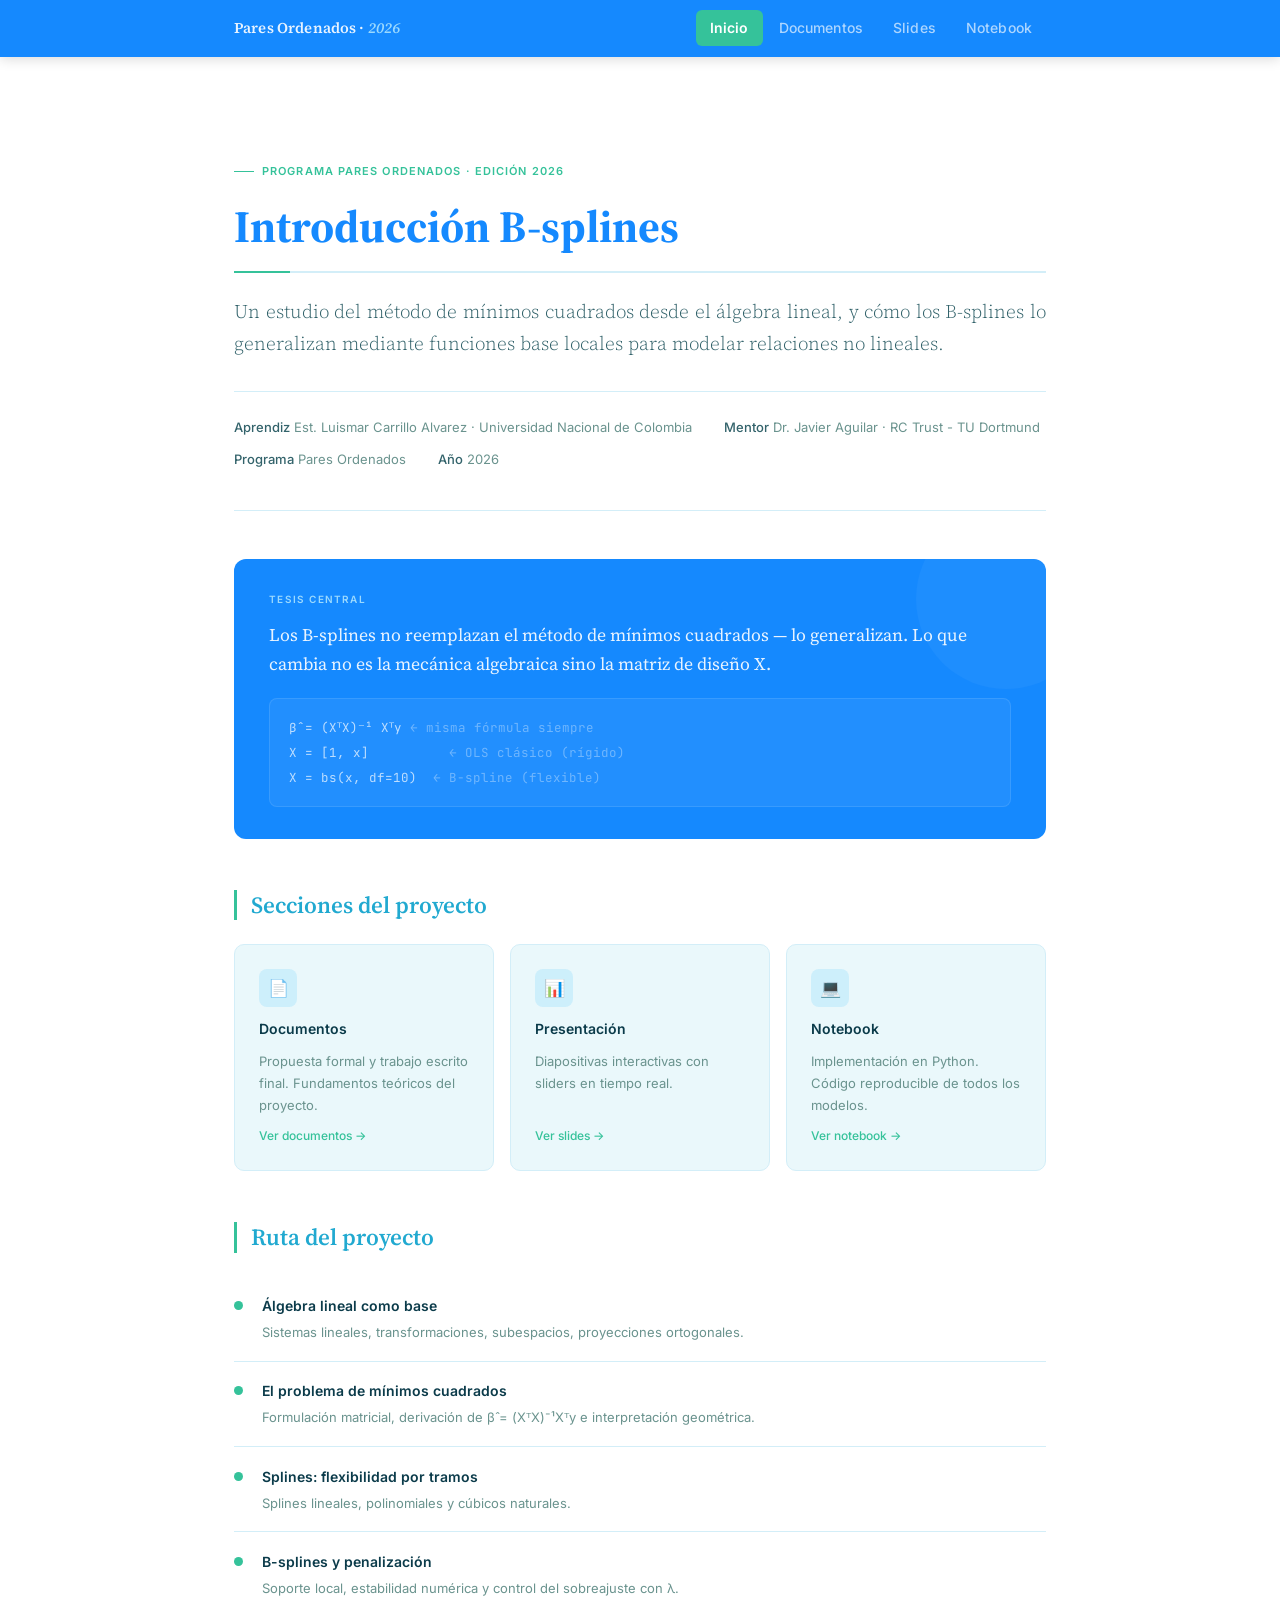
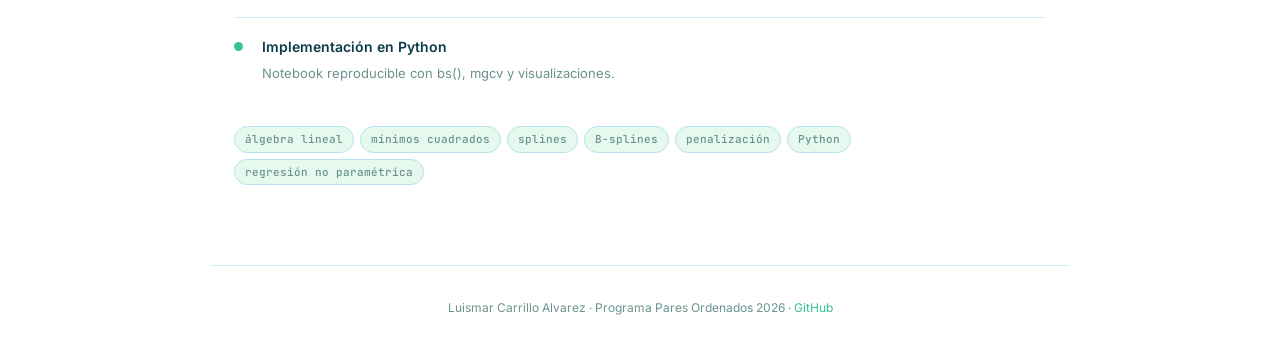
<file: index.html>
<!DOCTYPE html>
<html lang="es">
<head>
    <meta charset="UTF-8">
    <meta name="viewport" content="width=device-width, initial-scale=1.0">
    <title>Proyecto Pares Ordenados – Inicio</title>
    <link rel="stylesheet" href="css/estilo.css">
    <link rel="icon" type="image/svg+xml" href="assets/favicon.svg">
    <script src="js/script.js" defer></script>
</head>
<body>
    <div id="progress-bar"></div>
    <nav>
        <div class="nav-inner">
            <a class="nav-brand" href="index.html">Pares Ordenados · <span>2026</span></a>
            <ul>
                <li><a href="index.html">Inicio</a></li>
                <li><a href="documentos.html">Documentos</a></li>
                <li><a href="slides.html">Slides</a></li>
                <li><a href="notebook.html">Notebook</a></li>
            </ul>
        </div>
    </nav>

    <main>
        <div class="hero">
            <div class="hero-eyebrow">Programa Pares Ordenados · Edición 2026</div>
            <h1>Introducción  B‑splines</h1>
            <p class="lead">Un estudio del método de mínimos cuadrados desde el álgebra lineal, y cómo los B-splines lo generalizan mediante funciones base locales para modelar relaciones no lineales.</p>
            <div class="hero-meta">
                <span><b>Aprendiz</b> Est. Luismar Carrillo Alvarez · Universidad Nacional de Colombia</span>
                <span><b>Mentor</b> Dr. Javier Aguilar · RC Trust - TU Dortmund </span>
                <span><b>Programa</b> Pares Ordenados</span>
                <span><b>Año</b> 2026</span>
            </div>
        </div>

        <div class="thesis">
            <div class="thesis-label">Tesis central</div>
            <p>Los B-splines no reemplazan el método de mínimos cuadrados — lo generalizan. Lo que cambia no es la mecánica algebraica sino la matriz de diseño X.</p>
            <div class="formula-block">
                β̂ = (XᵀX)⁻¹ Xᵀy <span class="comment">← misma fórmula siempre</span><br>
                X = [1, x] &nbsp;&nbsp;&nbsp;&nbsp;&nbsp;&nbsp;&nbsp;&nbsp;&nbsp;<span class="comment">← OLS clásico (rígido)</span><br>
                X = bs(x, df=10) &nbsp;<span class="comment">← B-spline (flexible)</span>
            </div>
        </div>

        <h2>Secciones del proyecto</h2>
        <div class="cards">
            <a class="card" href="documentos.html">
                <div class="card-icon">📄</div>
                <h3>Documentos</h3>
                <p>Propuesta formal y trabajo escrito final. Fundamentos teóricos del proyecto.</p>
                <div class="card-arrow">Ver documentos →</div>
            </a>
            <a class="card" href="slides.html">
                <div class="card-icon">📊</div>
                <h3>Presentación</h3>
                <p>Diapositivas interactivas con sliders en tiempo real.</p>
                <div class="card-arrow">Ver slides →</div>
            </a>
            <a class="card" href="notebook.html">
                <div class="card-icon">💻</div>
                <h3>Notebook</h3>
                <p>Implementación en Python. Código reproducible de todos los modelos.</p>
                <div class="card-arrow">Ver notebook →</div>
            </a>
        </div>

        <h2>Ruta del proyecto</h2>
        <div class="timeline">
            <div class="tl-item">
                <div class="tl-dot"></div>
                <div class="tl-content">
                    <h4>Álgebra lineal como base</h4>
                    <p>Sistemas lineales, transformaciones, subespacios, proyecciones ortogonales.</p>
                </div>
            </div>
            <div class="tl-item">
                <div class="tl-dot"></div>
                <div class="tl-content">
                    <h4>El problema de mínimos cuadrados</h4>
                    <p>Formulación matricial, derivación de β̂ = (XᵀX)⁻¹Xᵀy e interpretación geométrica.</p>
                </div>
            </div>
            <div class="tl-item">
                <div class="tl-dot"></div>
                <div class="tl-content">
                    <h4>Splines: flexibilidad por tramos</h4>
                    <p>Splines lineales, polinomiales y cúbicos naturales.</p>
                </div>
            </div>
            <div class="tl-item">
                <div class="tl-dot"></div>
                <div class="tl-content">
                    <h4>B-splines y penalización</h4>
                    <p>Soporte local, estabilidad numérica y control del sobreajuste con λ.</p>
                </div>
            </div>
            <div class="tl-item">
                <div class="tl-dot"></div>
                <div class="tl-content">
                    <h4>Implementación en Python</h4>
                    <p>Notebook reproducible con bs(), mgcv y visualizaciones.</p>
                </div>
            </div>
        </div>

        <div class="tags">
            <span class="tag">álgebra lineal</span>
            <span class="tag">mínimos cuadrados</span>
            <span class="tag">splines</span>
            <span class="tag">B-splines</span>
            <span class="tag">penalización</span>
            <span class="tag">Python</span>
            <span class="tag">regresión no paramétrica</span>
        </div>
    </main>

    <footer>
        Luismar Carrillo Alvarez · Programa Pares Ordenados 2026 ·
        <a href="https://github.com/luismarcarrillo/Pares-Ordenados-proyecto-Corte-2026-" target="_blank">GitHub</a>
    </footer>
</body>
</html>
</file>
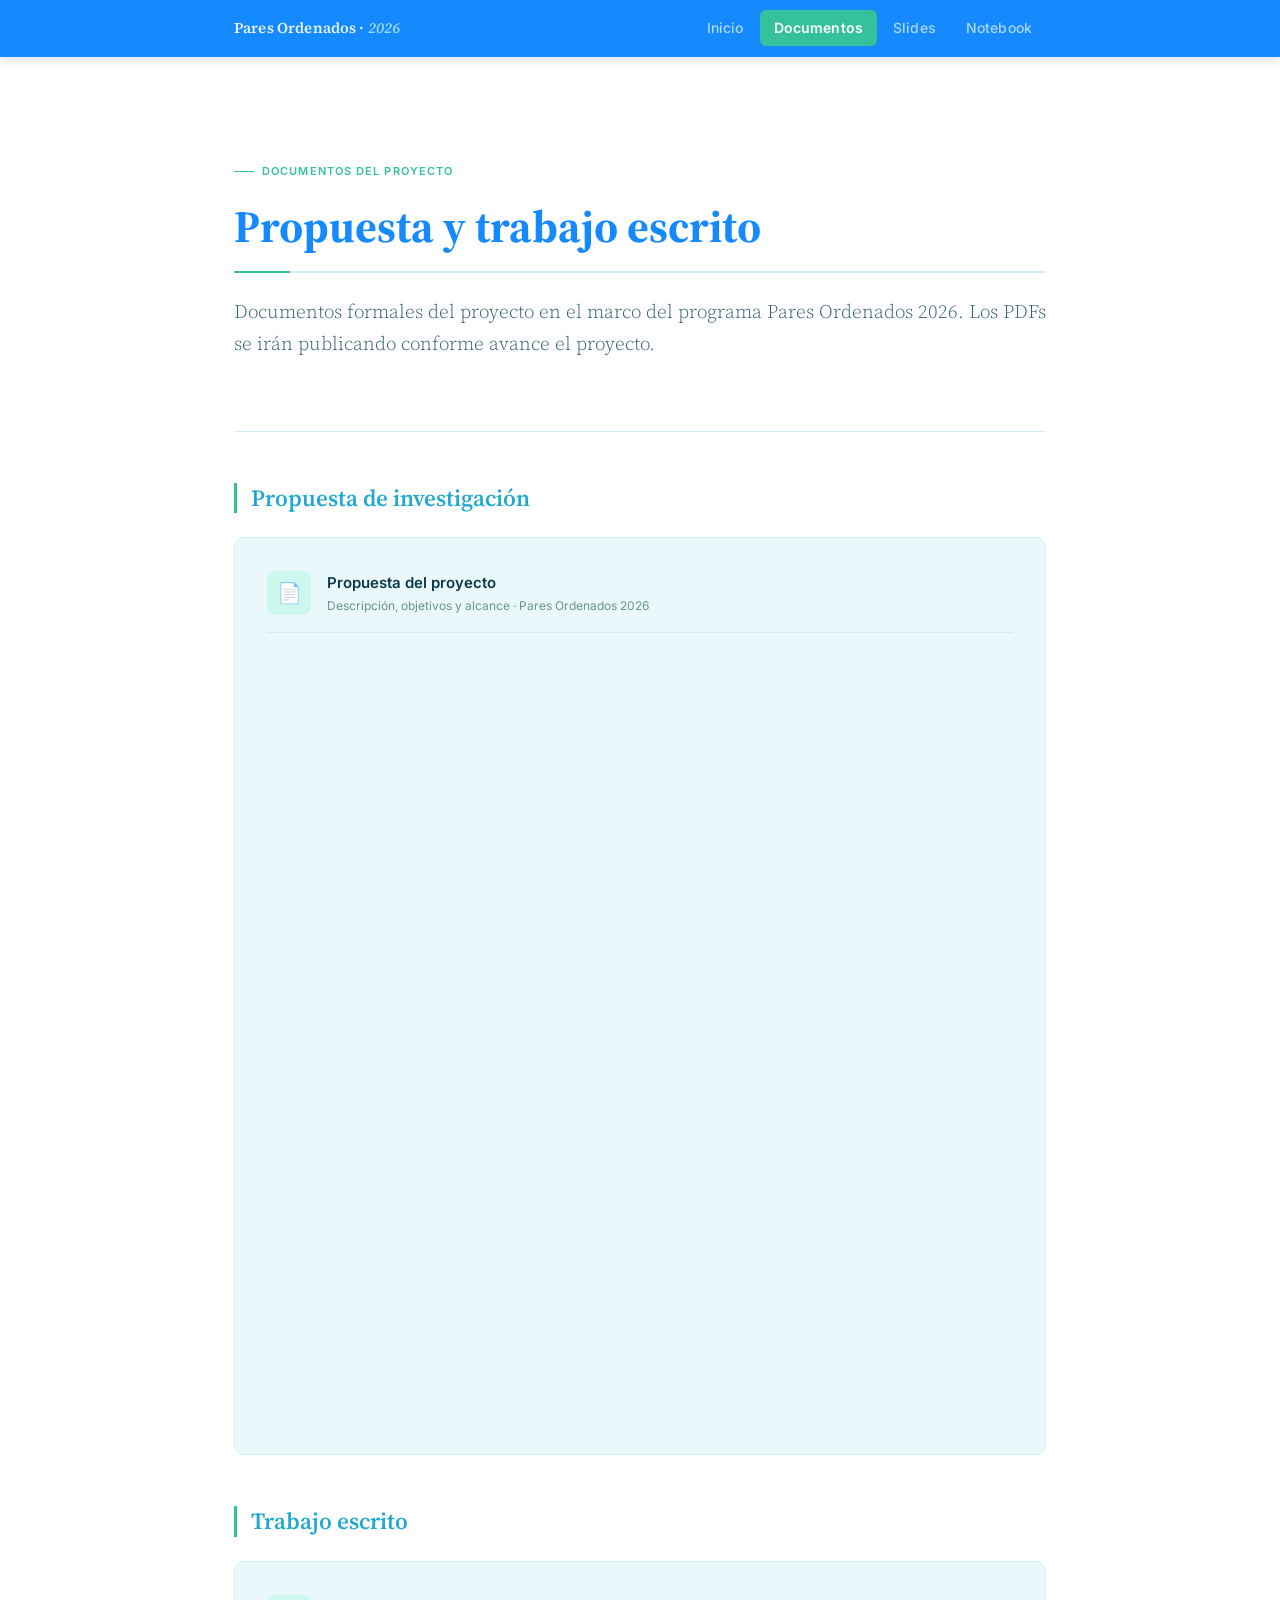
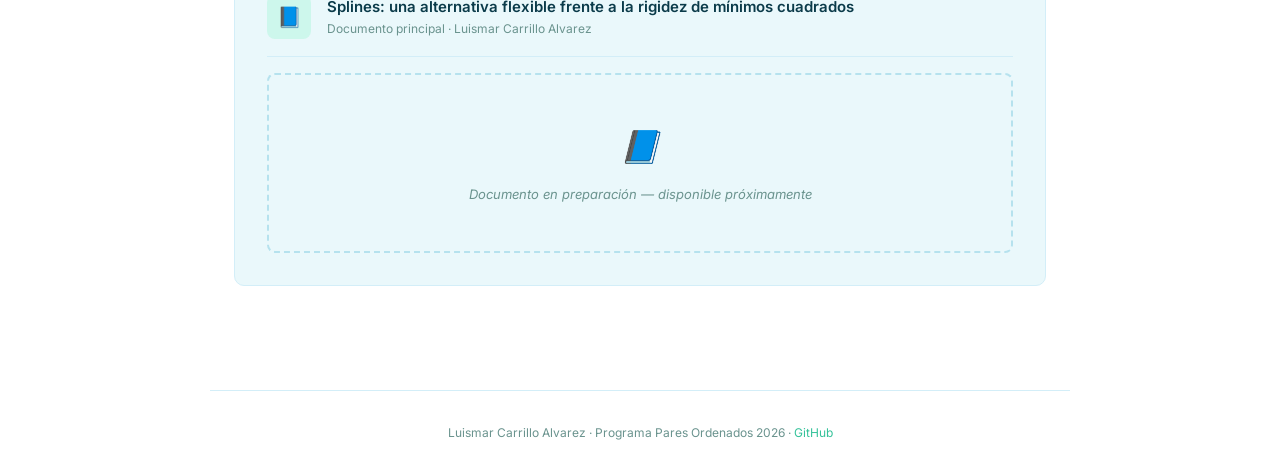
<file: documentos.html>
<!DOCTYPE html>
<html lang="es">
<head>
    <meta charset="UTF-8">
    <meta name="viewport" content="width=device-width, initial-scale=1.0">
    <title>Documentos – Proyecto Pares Ordenados</title>
    <link rel="stylesheet" href="css/estilo.css">
    <link rel="icon" type="image/svg+xml" href="assets/favicon.svg">
    <script src="js/script.js" defer></script>
</head>
<body>
  <div id="progress-bar"></div>

  <nav>
    <div class="nav-inner">
      <a class="nav-brand" href="index.html">Pares Ordenados · <span>2026</span></a>
      <ul>
        <li><a href="index.html">Inicio</a></li>
        <li><a href="documentos.html">Documentos</a></li>
        <li><a href="slides.html">Slides</a></li>
        <li><a href="notebook.html">Notebook</a></li>
      </ul>
    </div>
  </nav>

  <main>
    <div class="hero">
      <div class="hero-eyebrow">Documentos del proyecto</div>
      <h1>Propuesta y trabajo escrito</h1>
      <p class="lead">Documentos formales del proyecto en el marco del programa Pares Ordenados 2026. Los PDFs se irán publicando conforme avance el proyecto.</p>
    </div>

    <h2>Propuesta de investigación</h2>
    <div class="pdf-card">
      <div class="pdf-card-header">
        <div class="pdf-icon">📄</div>
        <div>
          <h3>Propuesta del proyecto</h3>
          <p>Descripción, objetivos y alcance · Pares Ordenados 2026</p>
        </div>
      </div>
      <iframe class="pdf-embed" src="assets/propuesta.pdf"></iframe>
      <!-- Cuando tengas el PDF descomenta esto y borra el pdf-placeholder:
      <iframe class="pdf-embed" src="assets/propuesta.pdf"></iframe>
      -->
    </div>

    <h2>Trabajo escrito</h2>
    <div class="pdf-card">
      <div class="pdf-card-header">
        <div class="pdf-icon">📘</div>
        <div>
          <h3>Splines: una alternativa flexible frente a la rigidez de mínimos cuadrados</h3>
          <p>Documento principal · Luismar Carrillo Alvarez</p>
        </div>
      </div>
      <div class="pdf-placeholder">
        <span>📘</span>
        Documento en preparación — disponible próximamente
      </div>
      <!-- Cuando tengas el PDF descomenta esto y borra el pdf-placeholder:
      <iframe class="pdf-embed" src="assets/trabajo.pdf"></iframe>
      -->
    </div>
  </main>

  <footer>
    Luismar Carrillo Alvarez · Programa Pares Ordenados 2026 ·
    <a href="https://github.com/luismarcarrillo/Pares-Ordenados-proyecto-Corte-2026-" target="_blank">GitHub</a>
  </footer>
</body>
</html>
</file>
<file: css/estilo.css>
@import url('https://fonts.googleapis.com/css2?family=Source+Serif+4:ital,wght@0,300;0,400;0,600;0,700;1,400&family=Inter:wght@300;400;500;600&family=JetBrains+Mono:wght@400;500&display=swap');

*, *::before, *::after { box-sizing: border-box; margin: 0; padding: 0; }

:root {
  --ink:       #0b3b4a;
  --ink-2:     #33636b;
  --ink-3:     #6a938e;
  --bg:        #ffffff;
  --bg-2:      #eaf8fb;
  --bg-3:      #e6f9ef;
  --accent:    #1589fe;
  --accent-2:  #21a9d0;
  --accent-3:  #35c29a;
  --accent-4:  #9bd9fe;
  --border:    #d3eef8;
  --border-s:  #b6e2ee;
  --radius:    10px;
  --font-serif: 'Source Serif 4', Georgia, serif;
  --font-sans:  'Inter', system-ui, sans-serif;
  --font-mono:  'JetBrains Mono', monospace;
  --max-w:     860px;
}

html { scroll-behavior: smooth; }

body {
  font-family: var(--font-sans);
  background: var(--bg);
  color: var(--ink);
  line-height: 1.7;
  font-size: 16px;
}

/* ── PROGRESS BAR ── */
#progress-bar {
  position: fixed; top: 0; left: 0;
  height: 2px; background: var(--accent-3);
  z-index: 200; width: 0%;
  transition: width 0.1s linear;
}

/* ── NAV ── */
nav {
  background: var(--accent);
  position: sticky; top: 0; z-index: 100;
  border-bottom: 1px solid rgba(21,137,254,0.3);
  box-shadow: 0 2px 12px rgba(0,0,0,0.15);
}
.nav-inner {
  max-width: var(--max-w);
  margin: 0 auto;
  padding: 0 24px;
  display: flex;
  align-items: center;
  justify-content: space-between;
  height: 56px;
}
.nav-brand {
  font-family: var(--font-serif);
  font-size: 15px;
  font-weight: 600;
  color: rgba(255,255,255,0.9);
  text-decoration: none;
  letter-spacing: 0.01em;
  flex-shrink: 0;
}
.nav-brand span {
  color: var(--accent-4);
  font-style: italic;
}
nav ul {
  list-style: none;
  display: flex;
  align-items: center;
  height: 100%;
  gap: 2px;
}
nav ul li a {
  display: block;
  padding: 6px 14px;
  color: rgba(255,255,255,0.65);
  text-decoration: none;
  font-size: 14px;
  font-weight: 500;
  border-radius: 6px;
  transition: background 0.15s, color 0.15s;
  letter-spacing: 0.01em;
}
nav ul li a:hover { background: rgba(255,255,255,0.1); color: #fff; }
nav ul li a.active { background: var(--accent-3); color: #fff; font-weight: 600; }

/* ── LAYOUT ── */
main { max-width: var(--max-w); margin: 0 auto; padding: 3rem 24px 5rem; }

/* ── TYPOGRAPHY ── */
h1 {
  font-family: var(--font-serif);
  font-size: clamp(1.9rem, 4vw, 2.8rem);
  font-weight: 700;
  color: var(--accent);
  line-height: 1.2;
  margin-bottom: 0.5em;
  padding-bottom: 0.4em;
  border-bottom: 2px solid var(--border);
  position: relative;
}
h1::after {
  content: '';
  position: absolute;
  bottom: -2px; left: 0;
  width: 56px; height: 2px;
  background: var(--accent-3);
}
h2 {
  font-family: var(--font-serif);
  font-size: 1.45rem;
  font-weight: 600;
  color: var(--accent-2);
  margin: 2.2em 0 0.7em;
  padding-left: 14px;
  border-left: 3px solid var(--accent-3);
  line-height: 1.3;
}
h3 {
  font-family: var(--font-sans);
  font-size: 1rem;
  font-weight: 600;
  color: var(--ink);
  margin: 1.5em 0 0.4em;
  text-transform: uppercase;
  letter-spacing: 0.06em;
  font-size: 12px;
  color: var(--ink-3);
}
p {
  margin-bottom: 1.2em;
  color: var(--ink-2);
  text-align: justify;
  hyphens: auto;
}
.lead {
  font-family: var(--font-serif);
  font-size: 1.2rem;
  color: var(--ink-2);
  line-height: 1.65;
  margin-bottom: 2rem;
  font-weight: 300;
}

/* ── HERO (index) ── */
.hero {
  padding: 3rem 0 2.5rem;
  border-bottom: 1px solid var(--border);
  margin-bottom: 3rem;
}
.hero-eyebrow {
  display: inline-flex;
  align-items: center;
  gap: 8px;
  font-size: 11px;
  font-weight: 600;
  letter-spacing: 0.1em;
  text-transform: uppercase;
  color: var(--accent-3);
  margin-bottom: 1.2rem;
}
.hero-eyebrow::before {
  content: '';
  width: 20px; height: 1.5px;
  background: var(--accent-3);
}
.hero-meta {
  display: flex;
  flex-wrap: wrap;
  gap: 0.6rem 2rem;
  margin-top: 1.8rem;
  padding-top: 1.5rem;
  border-top: 1px solid var(--border);
  font-size: 13px;
  color: var(--ink-3);
}
.hero-meta b { color: var(--ink-2); font-weight: 500; }

/* ── THESIS BOX ── */
.thesis {
  background: var(--accent);
  color: #fff;
  border-radius: 12px;
  padding: 2rem 2.2rem;
  margin: 2.5rem 0;
  position: relative;
  overflow: hidden;
}
.thesis::before {
  content: '';
  position: absolute;
  top: -50px; right: -50px;
  width: 180px; height: 180px;
  border-radius: 50%;
  background: rgba(255,255,255,0.04);
  pointer-events: none;
}
.thesis-label {
  font-size: 10px;
  font-weight: 600;
  letter-spacing: 0.12em;
  text-transform: uppercase;
  color: var(--accent-4);
  margin-bottom: 0.8rem;
}
.thesis p {
  font-family: var(--font-serif);
  font-size: 1.1rem;
  line-height: 1.65;
  color: rgba(255,255,255,0.9);
  text-align: left;
  margin: 0;
}
.formula-block {
  margin-top: 1.2rem;
  font-family: var(--font-mono);
  font-size: 12.5px;
  background: rgba(255,255,255,0.06);
  border: 1px solid rgba(255,255,255,0.1);
  border-radius: 8px;
  padding: 1rem 1.2rem;
  color: rgba(255,255,255,0.7);
  line-height: 2;
}
.formula-block .comment { color: rgba(255,255,255,0.35); }

/* ── CARDS ── */
.cards {
  display: grid;
  grid-template-columns: repeat(auto-fit, minmax(230px,1fr));
  gap: 1rem;
  margin: 1.5rem 0;
}
.card {
  background: var(--bg-2);
  border: 1px solid var(--border);
  border-radius: var(--radius);
  padding: 1.5rem;
  text-decoration: none;
  color: inherit;
  display: flex;
  flex-direction: column;
  gap: 0.6rem;
  transition: border-color 0.15s, box-shadow 0.15s, transform 0.15s;
}
.card:hover {
  border-color: var(--accent-3);
  box-shadow: 0 4px 20px rgba(21,137,254,0.15);
  transform: translateY(-2px);
}
.card-icon {
  width: 38px; height: 38px;
  border-radius: 8px;
  background: #cdeffb;
  display: flex; align-items: center; justify-content: center;
  font-size: 17px;
}
.card h3 {
  font-size: 14px !important;
  font-weight: 600 !important;
  color: var(--ink) !important;
  text-transform: none !important;
  letter-spacing: 0 !important;
  margin: 0 !important;
}
.card p {
  font-size: 13px;
  color: var(--ink-3);
  text-align: left;
  margin: 0;
  flex: 1;
}
.card-arrow { font-size: 12px; color: var(--accent-3); font-weight: 500; }

/* ── TIMELINE ── */
.timeline { margin: 1.5rem 0; }
.tl-item {
  display: flex;
  gap: 1.2rem;
  padding: 1.1rem 0;
  border-bottom: 1px solid var(--border);
}
.tl-item:last-child { border-bottom: none; }
.tl-dot {
  width: 9px; height: 9px;
  border-radius: 50%;
  background: var(--accent-3);
  flex-shrink: 0;
  margin-top: 7px;
}
.tl-content h4 {
  font-size: 14px;
  font-weight: 600;
  color: var(--ink);
  margin-bottom: 0.2rem;
}
.tl-content p { font-size: 13px; color: var(--ink-3); margin: 0; text-align: left; }

/* ── TAGS ── */
.tags { display: flex; flex-wrap: wrap; gap: 6px; margin-top: 1.5rem; }
.tag {
  font-size: 11px;
  font-weight: 500;
  font-family: var(--font-mono);
  padding: 3px 10px;
  border-radius: 20px;
  background: var(--bg-3);
  color: var(--ink-3);
  border: 1px solid var(--border-s);
}

/* ── PDF VIEWER ── */
.pdf-card {
  background: var(--bg-2);
  border: 1px solid var(--border);
  border-radius: var(--radius);
  padding: 2rem;
  margin: 1.5rem 0;
}
.pdf-card-header {
  display: flex;
  align-items: center;
  gap: 1rem;
  margin-bottom: 1rem;
  padding-bottom: 1rem;
  border-bottom: 1px solid var(--border);
}
.pdf-icon {
  width: 44px; height: 44px;
  background: #cdf7ec;
  border-radius: 8px;
  display: flex; align-items: center; justify-content: center;
  font-size: 20px; flex-shrink: 0;
}
.pdf-card-header h3 {
  font-size: 15px !important;
  font-weight: 600 !important;
  color: var(--ink) !important;
  text-transform: none !important;
  letter-spacing: 0 !important;
  margin: 0 !important;
}
.pdf-card-header p { font-size: 12px; color: var(--ink-3); margin: 0; text-align: left; }
.pdf-placeholder {
  height: 180px;
  border: 2px dashed var(--border-s);
  border-radius: 8px;
  display: flex;
  flex-direction: column;
  align-items: center;
  justify-content: center;
  gap: 8px;
  color: var(--ink-3);
  font-size: 13px;
  font-style: italic;
}
.pdf-placeholder span { font-size: 2rem; }
.pdf-embed {
  width: 100%;
  height: 85vh;
  border: none;
  border-radius: 8px;
}

/* ── NOTEBOOK CELLS ── */
.nb-cell {
  margin: 1.5rem 0;
  border-radius: var(--radius);
  overflow: hidden;
  border: 1px solid var(--border);
}
.nb-cell-header {
  background: var(--bg-3);
  padding: 6px 14px;
  font-size: 11px;
  font-weight: 600;
  letter-spacing: 0.08em;
  text-transform: uppercase;
  color: var(--ink-3);
  border-bottom: 1px solid var(--border);
  display: flex;
  align-items: center;
  gap: 8px;
}
.nb-cell-header .lang-dot {
  width: 8px; height: 8px;
  border-radius: 50%;
  background: #46ae61;
}
.nb-code {
  background: #0f1117;
  padding: 1.1rem 1.3rem;
  font-family: var(--font-mono);
  font-size: 13px;
  line-height: 1.75;
  color: #e2e8f0;
  overflow-x: auto;
}
.nb-code .kw  { color: #c084fc; }
.nb-code .fn  { color: #60a5fa; }
.nb-code .cm  { color: #4b5563; }
.nb-code .st  { color: #86efac; }
.nb-code .nm  { color: #fb923c; }
.nb-output {
  background: var(--bg-2);
  padding: 1rem 1.3rem;
  font-size: 13px;
  color: var(--ink-3);
  border-top: 1px solid var(--border);
  font-style: italic;
}

/* ── SLIDE EMBED ── */
.slide-container {
  border: 1px solid var(--border);
  border-radius: var(--radius);
  overflow: hidden;
  margin: 1.5rem 0;
}
.slide-container iframe {
  width: 100%;
  height: 540px;
  border: none;
  display: block;
}

/* ── BACK TO TOP ── */
#back-to-top {
  position: fixed;
  bottom: 28px; right: 28px;
  width: 42px; height: 42px;
  background: var(--accent);
  color: white;
  border: none;
  border-radius: 50%;
  font-size: 1.1rem;
  cursor: pointer;
  box-shadow: 0 4px 14px rgba(11,59,74,0.25);
  opacity: 0;
  transform: translateY(8px);
  transition: opacity 0.25s, transform 0.25s;
  z-index: 150;
  display: flex;
  align-items: center;
  justify-content: center;
}
#back-to-top.show { opacity: 1; transform: translateY(0); }
#back-to-top:hover { background: var(--accent-2); }

/* ── SECTION LABEL ── */
.section-label {
  font-size: 11px;
  font-weight: 600;
  letter-spacing: 0.1em;
  text-transform: uppercase;
  color: var(--ink-3);
  margin-bottom: 1rem;
}

/* ── FOOTER ── */
footer {
  border-top: 1px solid var(--border);
  padding: 2rem 24px;
  text-align: center;
  font-size: 12px;
  color: var(--ink-3);
  max-width: var(--max-w);
  margin: 0 auto;
}
footer a { color: var(--accent-3); text-decoration: none; }
footer a:hover { text-decoration: underline; }
</file>
